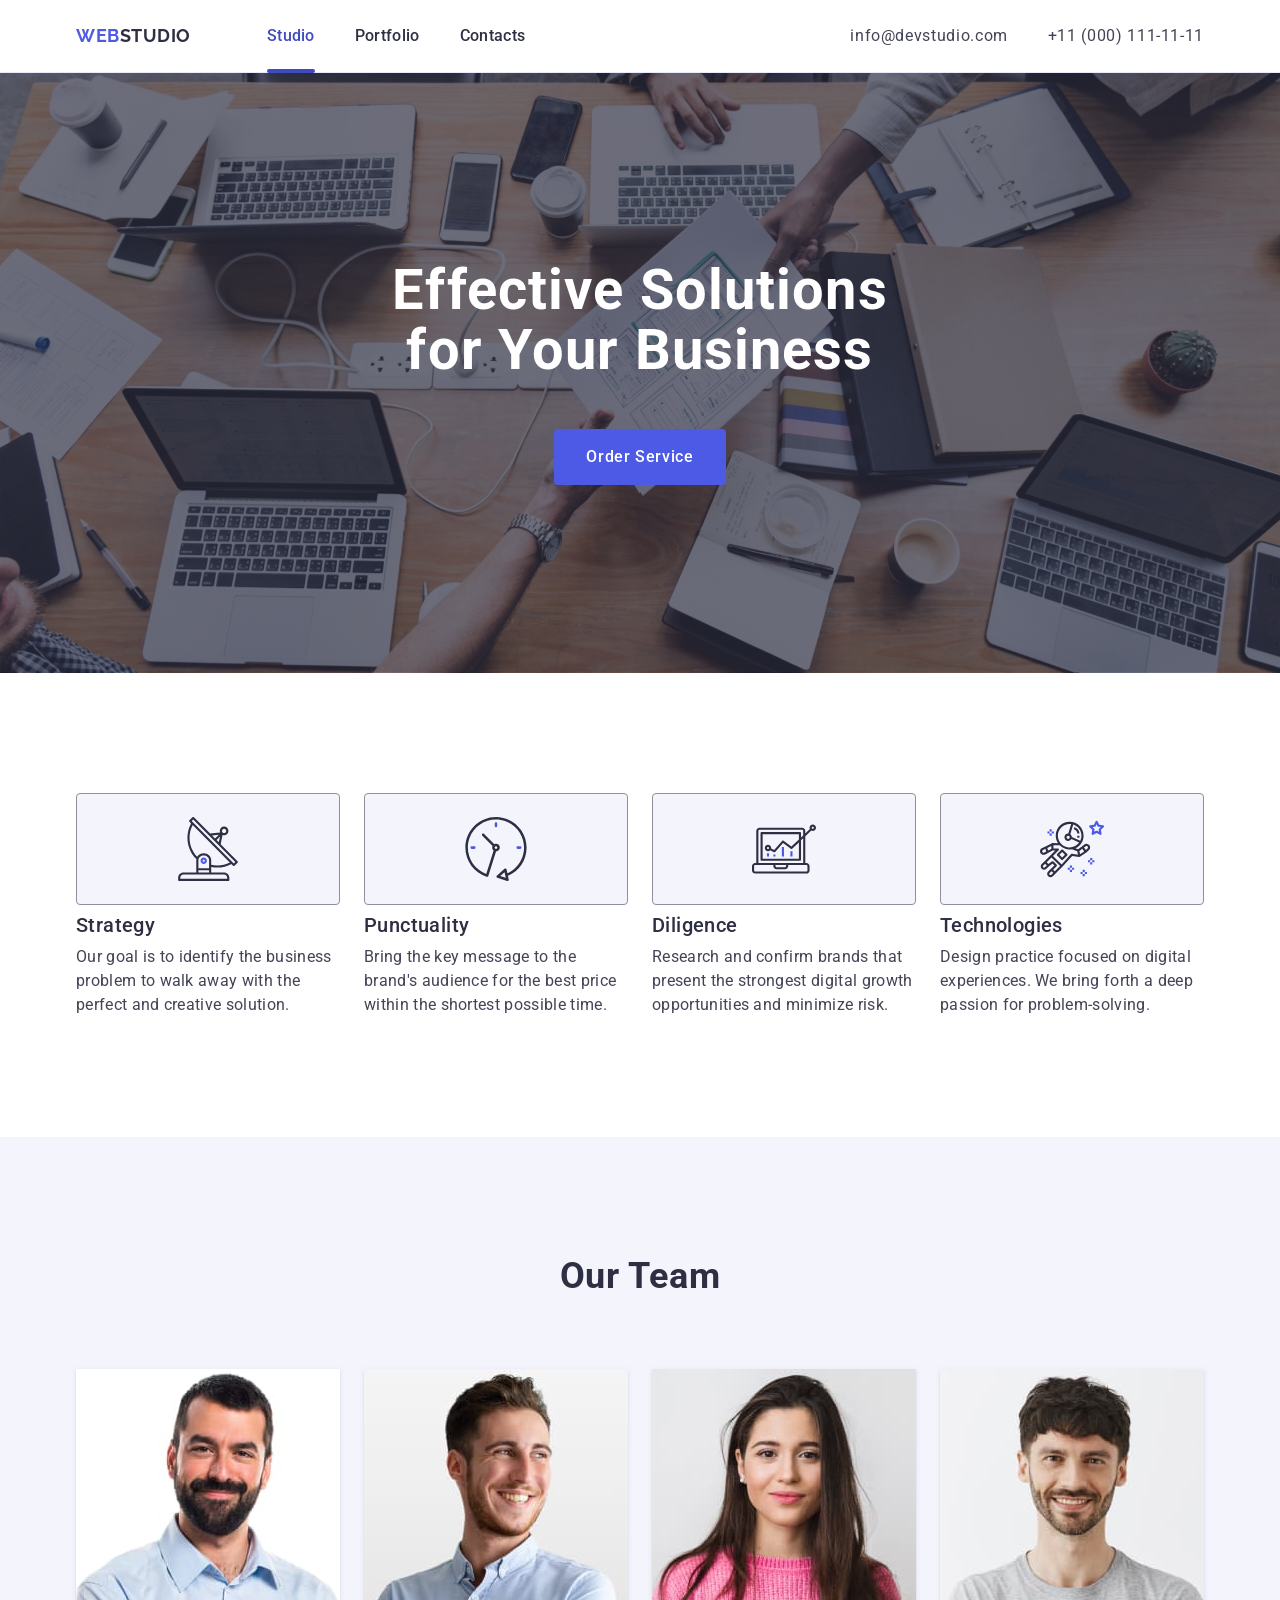
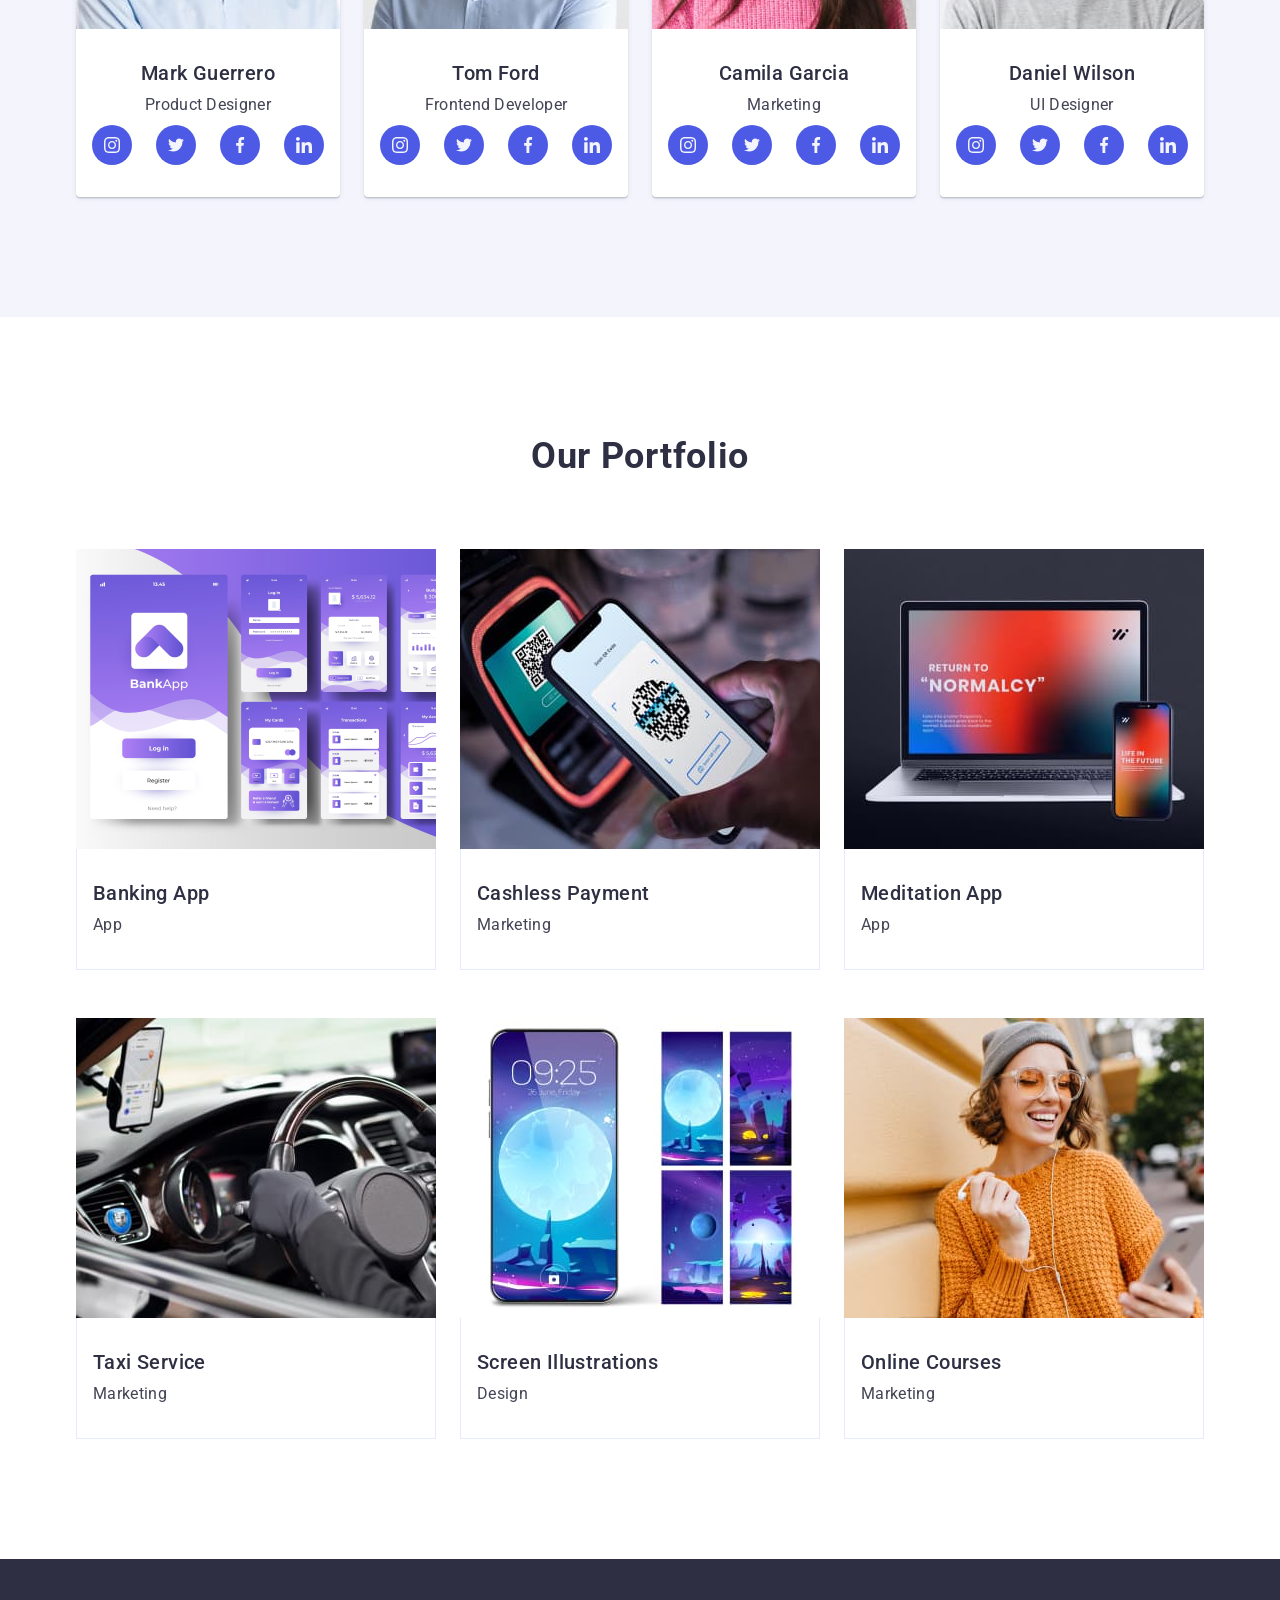
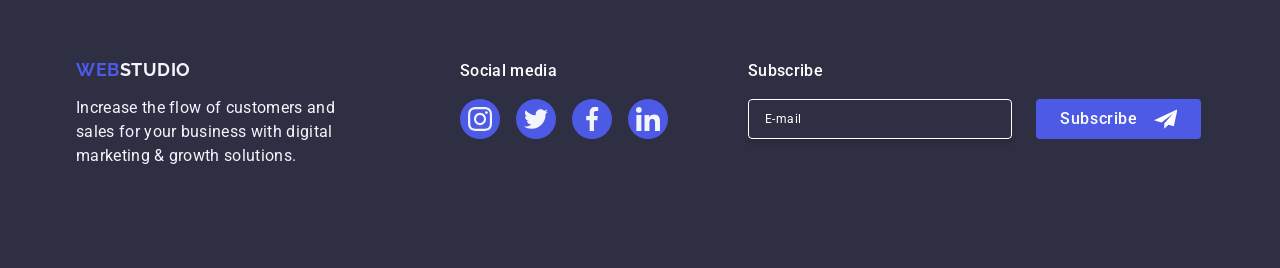
<file: index.html>
<!DOCTYPE html>
<html lang="en">
<head>
    <meta charset="UTF-8">
    <meta name="viewport" content="width=device-width, initial-scale=1.0">
    <title>WebStudio</title>
    <link rel="preconnect" href="https://fonts.googleapis.com">
    <link rel="preconnect" href="https://fonts.gstatic.com" crossorigin>
    <link href="https://fonts.googleapis.com/css2?family=Raleway:wght@700&family=Roboto:wght@400;500;700&display=swap"
        rel="stylesheet">
        <link rel="stylesheet" href="https://cdnjs.cloudflare.com/ajax/libs/modern-normalize/2.0.0/modern-normalize.min.css">
    <link rel="stylesheet" href="./css/styles.css">
</head>
<body>
    <header class="header">
        <div class="container header-container">
        <nav class="navigation">
            <a class="logo" href="./index.html">Web<span class="logo-part">Studio</span></a>
            <ul class="nav-list">
                <li>
                    <a class="nav-link current" href="./index.html">Studio</a>
                </li>
                <li>
                    <a class="nav-link" href="">Portfolio</a>
                </li>
                <li>
                    <a class="nav-link" href="">Contacts</a>
                </li>
            </ul>
        </nav>
        <address class="address">
            <ul class="address-list">
                <li>
                    <a class="contact-link" href="mailto:info@devstudio.com">info@devstudio.com</a>
                </li>
                <li>
                    <a class="contact-link" href="tel:+110001111111">+11 (000) 111-11-11</a>
                </li>
            </ul>
        </address> 
        <button type="button" class="open-menu-btn" data-menu-open>
            <svg class="icon-menu-btn" width="24" height="24">
                <use href="./images/icons.svg#icon-menu"></use>
            </svg>
        </button>
        </div>
    </header> 
    <main>
        <section class="hero hero-bgr ">
            <div class="container hero-wrap">
            <h1 class="title-hero">Effective Solutions  for Your Business</h1>
            <button class="button-hero" type="button" data-modal-open>Order Service</button>
            </div>
        </section> 
        <section class="our-adventages">
            <div class="container adventages-wrap">
            <h2 class="visually-hidden">Our Adventages</h2>
            <ul class="adventages-list">
                <li class="adventages-item">
                    <div class="icon-block">
                        <svg class="icon-adventages" width="64" height="64">
                            <use href="./images/icons.svg#icon-antenna"></use>
                        </svg>
                    </div>
                    <h3 class="subtitle-adventages">Strategy</h3>
                    <p class="text-adventages">Our goal is to identify the business
                       problem to walk away with the perfect and creative solution.
                    </p>
                </li>
                <li class="adventages-item">
                    <div class="icon-block">
                    <svg class="icon-adventages" width="64" height="64">
                        <use href="./images/icons.svg#icon-clock"></use>
                    </svg>
                </div>
                    <h3 class="subtitle-adventages">Punctuality</h3>
                    <p class="text-adventages">Bring the key message to the brand's audience for the best price within the shortest possible time.</p>
                </li>
                <li class="adventages-item">
                    <div class="icon-block">
                        <svg class="icon-adventages" width="64" height="64">
                            <use href="./images/icons.svg#icon-diagram"></use>
                        </svg>
                    </div>
                    <h3 class="subtitle-adventages">Diligence</h3>
                    <p class="text-adventages">Research and confirm brands that present the strongest digital growth opportunities and minimize risk.</p>
                </li>
                <li class="adventages-item">
                    <div class="icon-block">
                        <svg class="icon-adventages" width="64" height="64">
                            <use href="./images/icons.svg#icon-astronaut"></use>
                        </svg>
                    </div>
                    <h3 class="subtitle-adventages">Technologies</h3>
                    <p class="text-adventages">Design practice focused on digital experiences. We bring forth a deep passion for problem-solving.</p>
                </li>
            </ul>
            </div>
        </section> 
        <section class="section-team team-cont">
            <div class="container">
            <h2 class="title-team">Our Team</h2>
            <ul class="list-team">
                <li class="item-team"> 
                            <img srcset="./images/team-one@1x.jpg  1x , ./images/team-one@2x.jpg 2x"
                            class="team-photo" src="./images/team-one@1x.jpg" alt="Mark Guerrero">
                    <div class="text-team">
                    <h3 class="subtitle-team">Mark Guerrero</h3>
                    <p class="text-discription">Product Designer</p>
                    <ul class="icon-social-team">
                        <li class="icon-list-team">
                            <a class="icon-link-team" href=""  target="_blank" rel="noopener noreferrer nofolow">
                            <svg class="social-list" width="16" height="16">
                                <use href="./images/icons.svg#icon-instagram"></use>
                            </svg>
                            </a>
                        </li>
                        <li class="icon-list-team">
                            <a class="icon-link-team" href="" target="_blank" rel="noopener noreferrer nofolow">
                            <svg class="social-list" width="16" height="16">
                                <use href="./images/icons.svg#icon-twitter"></use>
                            </svg>
                            </a>
                        </li>
                        <li class="icon-list-team">
                            <a class="icon-link-team" href=""  target="_blank" rel="noopener noreferrer nofolow">
                            <svg class="social-list" width="16" height="16">
                                <use href="./images/icons.svg#icon-facebook"></use>
                            </svg>
                            </a>
                        </li>
                        <li class="icon-list-team">
                            <a class="icon-link-team" href=""  target="_blank" rel="noopener noreferrer nofolow">
                            <svg class="social-list" width="16" height="16">
                                <use href="./images/icons.svg#icon-linkedin"></use>
                            </svg>
                            </a>
                        </li>
                    </ul>
                    </div>
                </li>
                <li class="item-team">
                    <img  srcset="./images/team-two@1x.jpg 1x, ./images/team-two@2x.jpg 2x"
                    class="team-photo" src="/images/team-two@1x.jpg" alt="Tom Ford"  width="264" height="260">
                    <div class="text-team">
                    <h3 class="subtitle-team">Tom Ford</h3>
                    <p class="text-discription">Frontend Developer</p>
                    <ul class="icon-social-team">
                        <li class="icon-list-team">
                            <a class="icon-link-team" href="" target="_blank" rel="noopener noreferrer nofolow">
                                <svg class="social-list" width="16" height="16">
                                    <use href="./images/icons.svg#icon-instagram"></use>
                                </svg>
                            </a>
                        </li>
                        <li class="icon-list-team">
                            <a class="icon-link-team" href="" target="_blank" rel="noopener noreferrer nofolow">
                                <svg class="social-list" width="16" height="16">
                                    <use href="./images/icons.svg#icon-twitter"></use>
                                </svg>
                            </a>
                        </li>
                        <li class="icon-list-team">
                            <a class="icon-link-team" href="" target="_blank" rel="noopener noreferrer nofolow">
                                <svg class="social-list" width="16" height="16">
                                    <use href="./images/icons.svg#icon-facebook"></use>
                                </svg>
                            </a>
                        </li>
                        <li class="icon-list-team">
                            <a class="icon-link-team" href="" target="_blank" rel="noopener noreferrer nofolow">
                                <svg class="social-list" width="16" height="16">
                                    <use href="./images/icons.svg#icon-linkedin"></use>
                                </svg>
                            </a>
                        </li>
                    </ul>
                    </div>
                </li>
                <li class="item-team">
                    <img srcset="./images/team-three@1x.jpg 1x, ./images/team-three@2x.jpg 2x"
                    class="team-photo" src="./images/team-three@1x.jpg" alt="Camila Garcia"  width="264" height="260">
                    <div class="text-team">
                    <h3 class="subtitle-team">Camila Garcia</h3>
                    <p class="text-discription">Marketing</p>
                    <ul class="icon-social-team">
                        <li class="icon-list-team">
                            <a class="icon-link-team" href="" target="_blank" rel="noopener noreferrer nofolow">
                                <svg class="social-list" width="16" height="16">
                                    <use href="./images/icons.svg#icon-instagram"></use>
                                </svg>
                            </a>
                        </li>
                        <li class="icon-list-team">
                            <a class="icon-link-team" href="" target="_blank" rel="noopener noreferrer nofolow">
                                <svg class="social-list" width="16" height="16">
                                    <use href="./images/icons.svg#icon-twitter"></use>
                                </svg>
                            </a>
                        </li>
                        <li class="icon-list-team">
                            <a class="icon-link-team" href="" target="_blank" rel="noopener noreferrer nofolow">
                                <svg class="social-list" width="16" height="16">
                                    <use href="./images/icons.svg#icon-facebook"></use>
                                </svg>
                            </a>
                        </li>
                        <li class="icon-list-team">
                            <a class="icon-link-team" href="" target="_blank" rel="noopener noreferrer nofolow">
                                <svg class="social-list" width="16" height="16">
                                    <use href="./images/icons.svg#icon-linkedin"></use>
                                </svg>
                            </a>
                        </li>
                    </ul>
                    </div>
                </li>
                <li class="item-team">
                    <img srcset="./images/team-four@1x.jpg 1x, ./images/team-four@2x.jpg x2"
                    class="team-photo" src="./images/team-four@1x.jpg" alt="Daniel Wilson"  width="264" height="260"> 
                    <div class="text-team">
                    <h3 class="subtitle-team">Daniel Wilson</h3>
                    <p class="text-discription">UI Designer</p>
                    <ul class="icon-social-team">
                        <li class="icon-list-team">
                            <a class="icon-link-team" href="" target="_blank" rel="noopener noreferrer nofolow">
                                <svg class="social-list" width="16" height="16">
                                    <use href="./images/icons.svg#icon-instagram"></use>
                                </svg>
                            </a>
                        </li>
                        <li class="icon-list-team">
                            <a class="icon-link-team" href="" target="_blank" rel="noopener noreferrer nofolow">
                                <svg class="social-list" width="16" height="16">
                                    <use href="./images/icons.svg#icon-twitter"></use>
                                </svg>
                            </a>
                        </li>
                        <li class="icon-list-team">
                            <a class="icon-link-team" href="" target="_blank" rel="noopener noreferrer nofolow">
                                <svg class="social-list" width="16" height="16">
                                    <use href="./images/icons.svg#icon-facebook"></use>
                                </svg>
                            </a>
                        </li>
                        <li class="icon-list-team">
                            <a class="icon-link-team" href="" target="_blank" rel="noopener noreferrer nofolow">
                                <svg class="social-list" width="16" height="16">
                                    <use href="./images/icons.svg#icon-linkedin"></use>
                                </svg>
                            </a>
                        </li>
                    </ul>
                    </div>
                </li>
            </ul>
        </div>
        </section>
        <section class="section-portfolio">
            <div class="container">
            <h2 class="title-portfolio">Our Portfolio</h2>
            <ul class="card-portfolio">
                <li class="portfolio-item ">
                    <div class="portfolio-sguare">
                        <picture>
                            <source 
                            srcset="./images/portfolio-desc/portfolio-one-desc@1x.jpg 1x,
                                    ./images/portfolio-desc/portfolio-one-desc@2x.jpg 2x" 
                             media="(min-width: 1158px)"/>
                             <source 
                            srcset="./images/portfolio-tab/portfolio-one-tab@1x.jpg 1x,
                                    ./images/portfolio-tab/portfolio-one-tab@2x.jpg 2x" 
                                    media="(min-width: 768px)"/>
                            <source
                             srcset="./images/portfolio-mob/portfolio-one-mob@1x.jpg 1x,
                                     ./images/portfolio-mob/portfolio-one-mob@2x.jpg 2x"
                                     media="(max-width: 767px)"/>
                                    <img class="photo-portfolio"
                                     src="./images/portfolio-mob/portfolio-one-mob@1x.jpg" 
                                    alt="Bank app">
                        </picture>  
                      <p class="text-desc-portfilio"> 
                        14 Stylish and User-Friendly App Design Concepts · Task Manager App · Calorie Tracker App · Exotic Fruit Ecommerce App ·
                        Cloud Storage App
                     </p>
                    </div>
                    <div class="text-portfolio">
                    <h3 class="subtitle-portfolio">Banking App</h3>
                    <p class="desc-portfolio">App</p>
                    </div>
                </li>
                <li class="portfolio-item">
                    <div class="portfolio-sguare">
                      <picture>
                        <source
                        srcset="./images/portfolio-desc/portfolio-two-desc@1x.jpg 1x,
                                ./images/portfolio-desc/portfolio-two-desc@2x.jpg 2x"
                                media="(min-width: 1158px)"/>
                        <source
                        srcset="./images/portfolio-tab/portfolio-two-tab@1x.jpg 1x,
                                ./images/portfolio-tab/portfolio-two-tab@2x.jpg 2x"
                                media="(min-width: 768px)"/>
                        <source
                        srcset="./images/portfolio-mob/portfolio-two-mob@1x.jpg 1x,
                                ./images/portfolio-mob/portfolio-two-mob@2x.jpg 2x"
                                media="(max-width: 767px)"> 
                        <img class="photo-portfolio" 
                        src="./images/portfolio-mob/portfolio-two-mob@1x.jpg" 
                        alt="Payment">
                      </picture>  
                        <p class="text-desc-portfilio">
                            14 Stylish and User-Friendly App Design Concepts · Task Manager App · Calorie Tracker App · Exotic Fruit Ecommerce App ·
                            Cloud Storage App
                        </p>
                    </div>
                    <div class="text-portfolio">
                    <h3 class="subtitle-portfolio">Cashless Payment</h3>
                    <p class="desc-portfolio">Marketing</p>
                    </div>
                </li>
                <li class="portfolio-item">
                    <div class="portfolio-sguare">
                        <picture>
                            <source
                            srcset="./images/portfolio-desc/portfolio-three-desc@1x.jpg 1x,
                                    ./images/portfolio-desc/portfolio-three-desc@2x.jpg 2x"
                                    media="(min-width: 1158px)"/>
                            <source
                            srcset="./images/portfolio-tab/portfolio-three-tab@1x.jpg 1x,
                                    ./images/portfolio-tab/portfolio-three-tab@2x.jpg 2x"
                                    media="(min-width: 768px)"/>
                            <source
                            srcset="./images/portfolio-mob/portfolio-three-mob@1x.jpg 1x,
                                    ./images/portfolio-mob/portfolio-three-mob@2x.jpg 2x"
                                    media="(max-width: 767px)"/> 
                            <img class="photo-portfolio" 
                            src="./images/portfolio-mob/portfolio-three-mob@1x.jpg"
                            alt="Laptop app">
                        </picture>
                        <p class="text-desc-portfilio"> 
                            14 Stylish and User-Friendly App Design Concepts · Task Manager App · Calorie Tracker App · Exotic Fruit Ecommerce App ·
                            Cloud Storage App
                        </p>
                    </div>
                    <div class="text-portfolio">
                    <h3 class="subtitle-portfolio">Meditation App</h3>
                    <p class="desc-portfolio">App</p>
                    </div>
                </li>
                <li class="portfolio-item">
                    <div class="portfolio-sguare">
                        <picture>
                            <source
                            srcset="./images/portfolio-desc/portfolio-four-desc@1x.jpg 1x,
                                    ./images/portfolio-desc/portfolio-four-desc@2x.jpg 2x"
                                    media="(min-width: 1158px)"/>
                            <source
                            srcset="./images/portfolio-tab/portfolio-four-tab@1x.jpg 1x,
                                    ./images/portfolio-tab/portfolio-four-tab@2x.jpg 2x"
                                    media="(min-width: 768px)"/>
                             <source
                             srcset="./images/portfolio-mob/portfolio-four-mob@1x.jpg 1x,
                                     ./images/portfolio-mob/portfolio-four-mob@2x.jpg 2x"
                                    media="(max-width: 767px)"/>
                            <img class="photo-portfolio" 
                            src="./images/portfolio-mob/portfolio-four-mob@1x.jpg" 
                            alt="Taxi service">
                        </picture>
                        <p class="text-desc-portfilio">
                            14 Stylish and User-Friendly App Design Concepts · Task Manager App · Calorie Tracker App · Exotic Fruit Ecommerce App ·
                            Cloud Storage App
                        </p>
                  </div>
                    <div class="text-portfolio">
                    <h3 class="subtitle-portfolio">Taxi Service</h3>
                    <p class="desc-portfolio">Marketing</p>
                    </div>
                </li>
                <li class="portfolio-item">
                    <div class="portfolio-sguare">
                        <picture>
                            <source
                            srcset="./images/portfolio-desc/portfolio-five-desc@1x.jpg 1x,
                                    ./images/portfolio-desc/portfolio-five-desc@2x.jpg 2x"
                                    media="(min-width: 1158px)"/>
                            <source
                            srcset="./images/portfolio-tab/portfolio-five-tab@1x.jpg 1x,
                                    ./images/portfolio-tab/portfolio-five-tab@2x.jpg 2x"
                                    media="(min-width: 768px)"/>  
                            <source
                            srcset="./images/portfolio-mob/portfolio-five-mob@1x.jpg 1x,
                                    ./images/portfolio-mob/portfolio-five-mob@2x.jpg 2x"
                                    media="(max-width: 767px)"/>
                            <img class="photo-portfolio" 
                            src="./images/portfolio-mob/portfolio-five-mob@1x.jpg" 
                            alt="Screen Illustrations">
                        </picture>
                        <p class="text-desc-portfilio"> 
                            14 Stylish and User-Friendly App Design Concepts · Task Manager App · Calorie Tracker App · Exotic Fruit Ecommerce App ·
                            Cloud Storage App
                        </p>
                    </div>
                    <div class="text-portfolio">
                    <h3 class="subtitle-portfolio">Screen Illustrations</h3>
                    <p class="desc-portfolio">Design</p>
                    </div>
                </li>
                <li class="portfolio-item">
                    <div class="portfolio-sguare">
                        <picture>
                            <source
                            srcset="./images/portfolio-desc/portfolio-six-desc@1x.jpg 1x,
                                    ./images/portfolio-desc/portfolio-six-desc@2x.jpg 2x"
                                    media="(min-width: 1158px)"/>
                            <source
                            srcset="./images/portfolio-tab/portfolio-six-tab@1x.jpg 1x,
                                    ./images/portfolio-tab/portfolio-six-tab@2x.jpg 2x"
                                    media="(min-width: 768px)"/>
                            <source
                            srcset="./images/portfolio-mob/portfolio-six-mob@1x.jpg 1x,
                                    ./images/portfolio-mob/portfolio-six-mob@2x.jpg 2x"
                                    media="(max-width: 767px)"/> 
                            <img class="photo-portfolio" 
                            src="./images//portfolio-mob/portfolio-six-mob@1x.jpg" 
                            alt="Online Courses">
                        </picture>
                        <p class="text-desc-portfilio"> 
                            14 Stylish and User-Friendly App Design Concepts · Task Manager App · Calorie Tracker App · Exotic Fruit Ecommerce App ·
                            Cloud Storage App
                        </p>
                    </div>
                    <div class="text-portfolio">
                    <h3 class="subtitle-portfolio">Online Courses</h3>
                    <p class="desc-portfolio">Marketing</p>
                    </div>
                </li>
            </ul>
            </div>
    </main> 
    <footer class="footer">
        <div class="container footer-wrap">
            <div class="logo-box">
        <a class="logo-footer" href="./index.html">Web<span class="logo-second">Studio</span></a>
        <p class="text-footer"> Increase the flow of customers and sales for your business with digital marketing & growth solutions.</p>
       </div>
        <div class="social-link-media">
            <p class="title-footer">Social media</p>
            <ul class="item-footer">
                <li class="footer-list">
                    <a class="icon-link-footer" href="" target="_blank" rel="noopener noreferrer nofolow">
                        <svg class="social-list-footer" width="24" height="24">
                            <use href="./images/icons.svg#icon-instagram"></use>
                        </svg>
                    </a>
                </li>
                <li class="footer-list">
                    <a class="icon-link-footer" href="" target="_blank" rel="noopener noreferrer nofolow">
                        <svg class="social-list-footer" width="24" height="24">
                            <use href="./images/icons.svg#icon-twitter"></use>
                        </svg>
                    </a>
                </li>
                <li class="footer-list">
                    <a class="icon-link-footer" href="" target="_blank" rel="noopener noreferrer nofolow">
                        <svg class="social-list-footer" width="24" height="24">
                            <use href="./images/icons.svg#icon-facebook"></use>
                        </svg>
                    </a>
                </li>
                <li class="footer-list">
                    <a class="icon-link-footer" href="" target="_blank" rel="noopener noreferrer nofolow">
                        <svg class="social-list-footer" width="24" height="24">
                            <use href="./images/icons.svg#icon-linkedin"></use>
                        </svg>
                    </a>
                </li>
            </ul>
        </div>
        <div class="box-subscribe">
            <p class="footer-subscribe">Subscribe</p>
            <form class="footer-form">
            <label class="footer-label">
                <input type="email" name="footer-email" placeholder="E-mail" class=footer-inpyt>
            </label>
            <button type="submit"  class="btn-footer">Subscribe
                <svg class="footer-icon" width="24" height="24">
                    <use href="./images/icons.svg#icon-send"></use>
                </svg>
            </button>
        </form>
        </div>
        </div>
    </footer> 
    <div class="backdrop" data-modal>
        <div class="modal">
            <button type="button" class="modal-close" data-modal-close>
                <svg class="modal-close-svg" width="8" height="8">
                    <use href="./images/icons.svg#icon-close"></use>
                </svg>
            </button>
            <p class="title-modal">Leave your contacts and we will call you back</p>
            <form class="modal-form">
                <div class="modal-field">
                    <label for="user-name" class="text-label">Name</label>
                    <div class="modal-input-wrap">
                        <input type="text" 
                        name="user-name" 
                        class="modal-input" 
                        id="user-name">
                        <svg class="icon-modal" width="18" height="24">
                            <use href="./images/icons.svg#icon-person"></use>
                        </svg>
                    </div>
                 </div>
                 <div class="modal-field">
                        <label for="user-phone" class="text-label">Phone</label>
                        <div  class="modal-input-wrap">
                       <input 
                        type="tel"
                        name="user-phone" 
                        class="modal-input"
                        id="user-phone">
                        <svg class="icon-modal" width="18" height="24">
                            <use href="./images/icons.svg#icon-phone"></use>
                        </svg>
                    </div>
                  </div>
                  <div class="modal-field">
                   <label for="user-email" class="text-label">Email</label>
                   <div  class="modal-input-wrap">
                   <input type="email"
                   name="user-email"
                   class="modal-input"
                   id="user-email">
                <svg class="icon-modal" width="18" height="24">
                    <use href="./images/icons.svg#icon-email"></use>
                </svg>
               </div>
                </div>
                <div class="box-textarea">
                    <label for="user-comment" class="text-label">Comment</label>
                    <textarea 
                    name="user-comment" 
                    rows="10" 
                    cols="30" 
                    placeholder="Text input"
                    class="modal-input-text"
                    id="user-comment"></textarea>
                </div>
                <div class="modal-checkbox">
                    <input type="checkbox" name="user-privacy" id="user-privacy" value="true" class="modal-check visually-hidden "
                    required />
                    <label for="user-privacy" class="check-text"><span class="check-box-span">
                    <svg class="modal-check-icon" width="10" height="8">
                        <use href="./images/icons.svg#icon-vector"></use>
                    </svg>
                   </span>
                   <span>I accept the terms and conditions of the
                     <a href="" class="check-link"> Privacy Policy</a></span>
                    </label>
                    </div>
                    <button type="submit" class="modal-send-btn">Send</button>
            </form>
        </div>
    </div>
    <div class="mobile-menu " data-menu>
        <button type="button" class="mob-menu-btn" data-menu-close>
            <svg class="mob-icon" width="8" height="8">
                <use href="./images/icons.svg#icon-close"></use>
            </svg>
        </button>
        <div class="box-menu-nav">
            <nav class="mob-menu-nav">
                <ul class="menu-nav-list">
                    <li class="menu-nav-item">
                        <a class="mob-link-nav active" href="" active>Studio</a>
                    </li>
                    <li class="menu-nav-item">
                        <a class="mob-link-nav" href="">Portfolio</a>
                    </li>
                    <li class="menu-nav-item">
                        <a class="mob-link-nav" href="">Contacts</a>
                    </li>
                </ul>
            </nav>
        </div>
        <div class="mab-nenu-contact ">
            <address class="mob-menu-address">
                <ul class="mob-address-list">
                    <li class="mob-address-item">
                        <a class="mob-address-link" href="tel:+110001111111">+11 (000) 111-11-11</a>
                    </li>
                    <li class="mob-address-item">
                        <a class="mob-address-link" href="mailto:info@devstudio.com">info@devstudio.com</a>
                    </li>
            </address>
            <ul class="mob-list-icon">
                <li class="mob-item-icon">
                    <a class="mob-link-icon" href="">
                        <svg class="mob-icon-social" width="24" height="24">
                            <use href="./images/icons.svg#icon-instagram"></use>
                        </svg>
                    </a>
                </li>
                <li class="mob-item-icon">
                    <a class="mob-link-icon" href="">
                        <svg class="mob-icon-social" width="24" height="24">
                            <use href="./images/icons.svg#icon-twitter"></use>
                        </svg>
                    </a>
                </li>
                <li class="mob-item-icon">
                    <a class="mob-link-icon" href="">
                        <svg class="mob-icon-social" width="24" height="24">
                            <use href="./images/icons.svg#icon-facebook"></use>
                        </svg>
                    </a>
                </li>
                <li class="mob-item-icon">
                    <a class="mob-link-icon" href="">
                        <svg class="mob-icon-social" width="24" height="24">
                            <use href="./images/icons.svg#icon-linkedin"></use>
                        </svg>
                    </a>
                </li>
            </ul>
        </div>
    </div> 
    <script>
        (() => {
                const refs = {
                    openMenuBtn: document.querySelectorAll('[data-menu-open]'),
                    closeMenuBtn: document.querySelectorAll('[data-menu-close]'),
                    menu: document.querySelector('[data-menu]'),
                };


                refs.openMenuBtn.forEach(element => {
                    element.addEventListener('click', toggleMenu);
                });
                refs.closeMenuBtn.forEach(element => {
                    element.addEventListener('click', toggleMenu);
                });


                function toggleMenu() {
                    refs.menu.classList.toggle('is-open');
                    document.body.classList.toggle('no-scroll');
                }
            })();
    </script>
    <script>
        (() => {
                const refs = {
                    openMenuBtn: document.querySelectorAll('[data-modal-open]'),
                    closeMenuBtn: document.querySelectorAll('[data-modal-close]'),
                    menu: document.querySelector('[data-modal]'),
                };


                refs.openMenuBtn.forEach(element => {
                    element.addEventListener('click', toggleMenu);
                });
                refs.closeMenuBtn.forEach(element => {
                    element.addEventListener('click', toggleMenu);
                });


                function toggleMenu() {
                    refs.menu.classList.toggle('is-open');
                    document.body.classList.toggle('no-scroll');
                }
            })();
    </script>
</body>
</html>
</file>
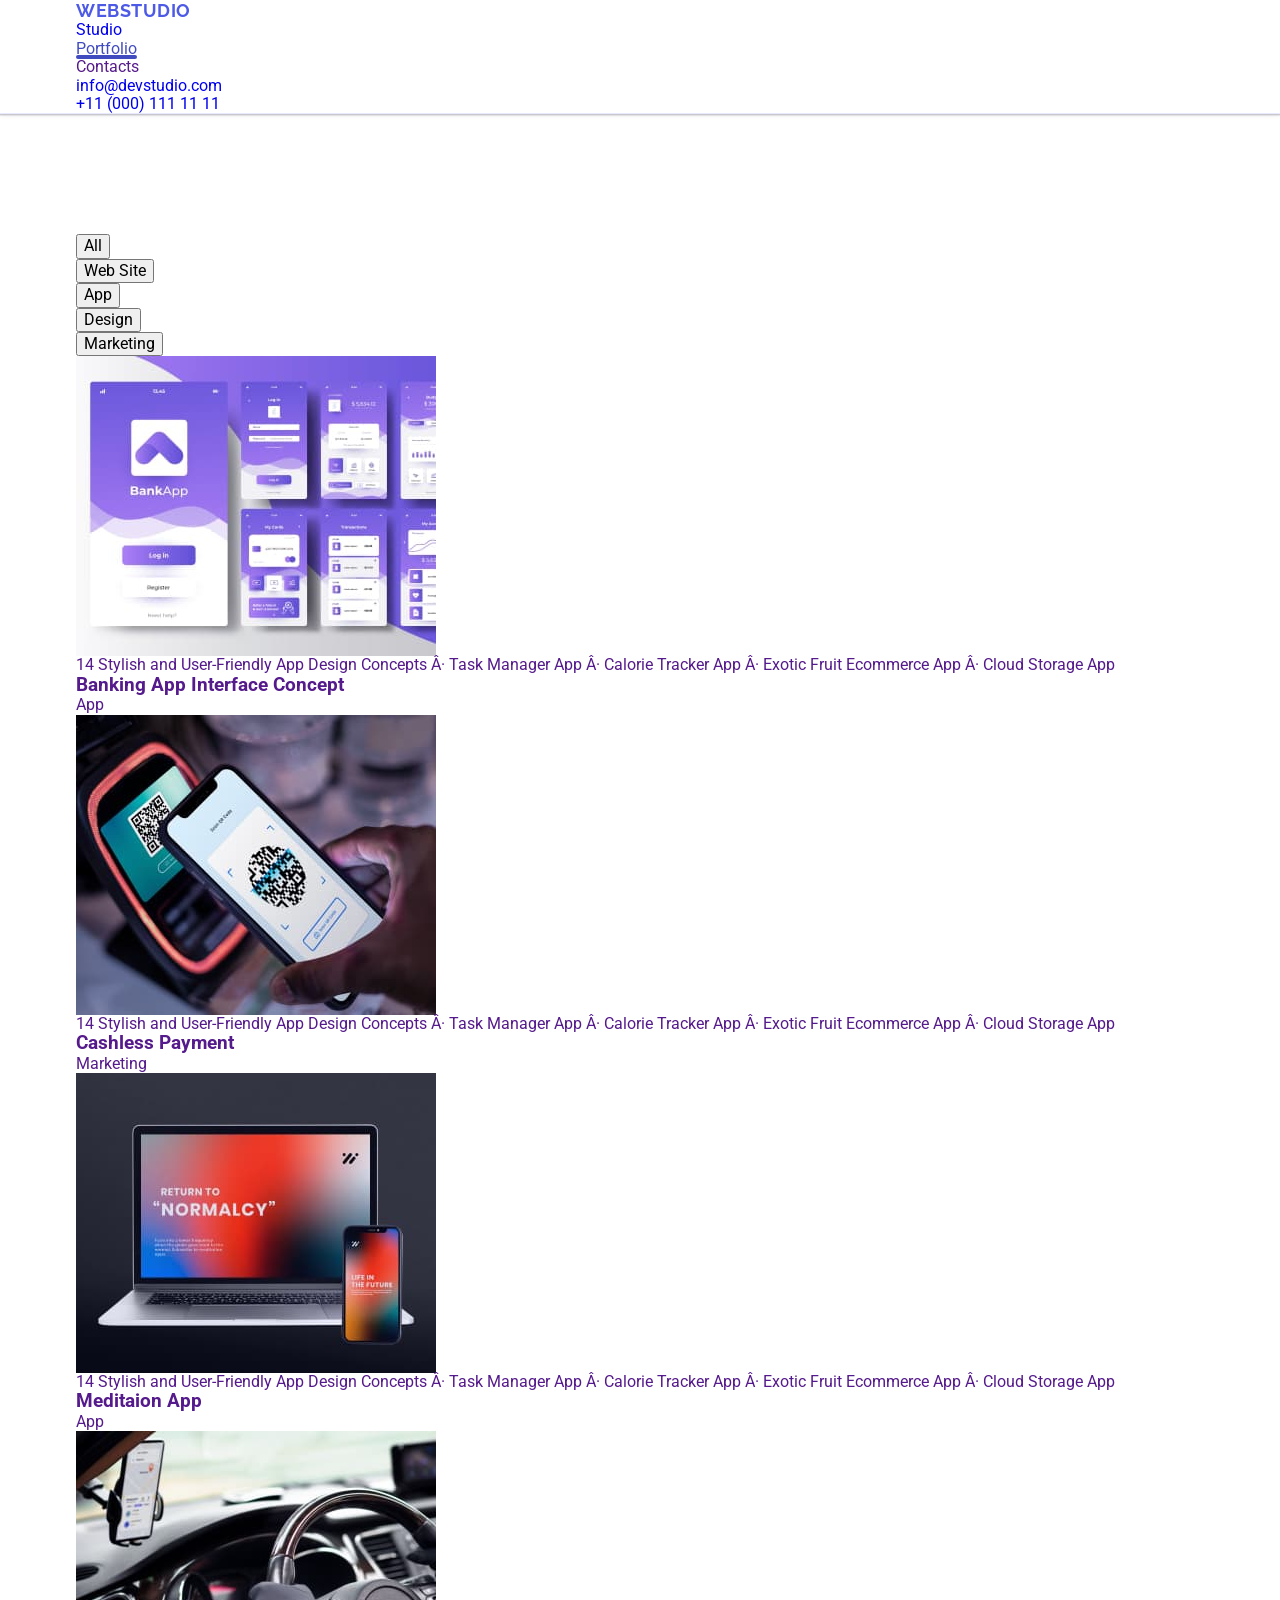
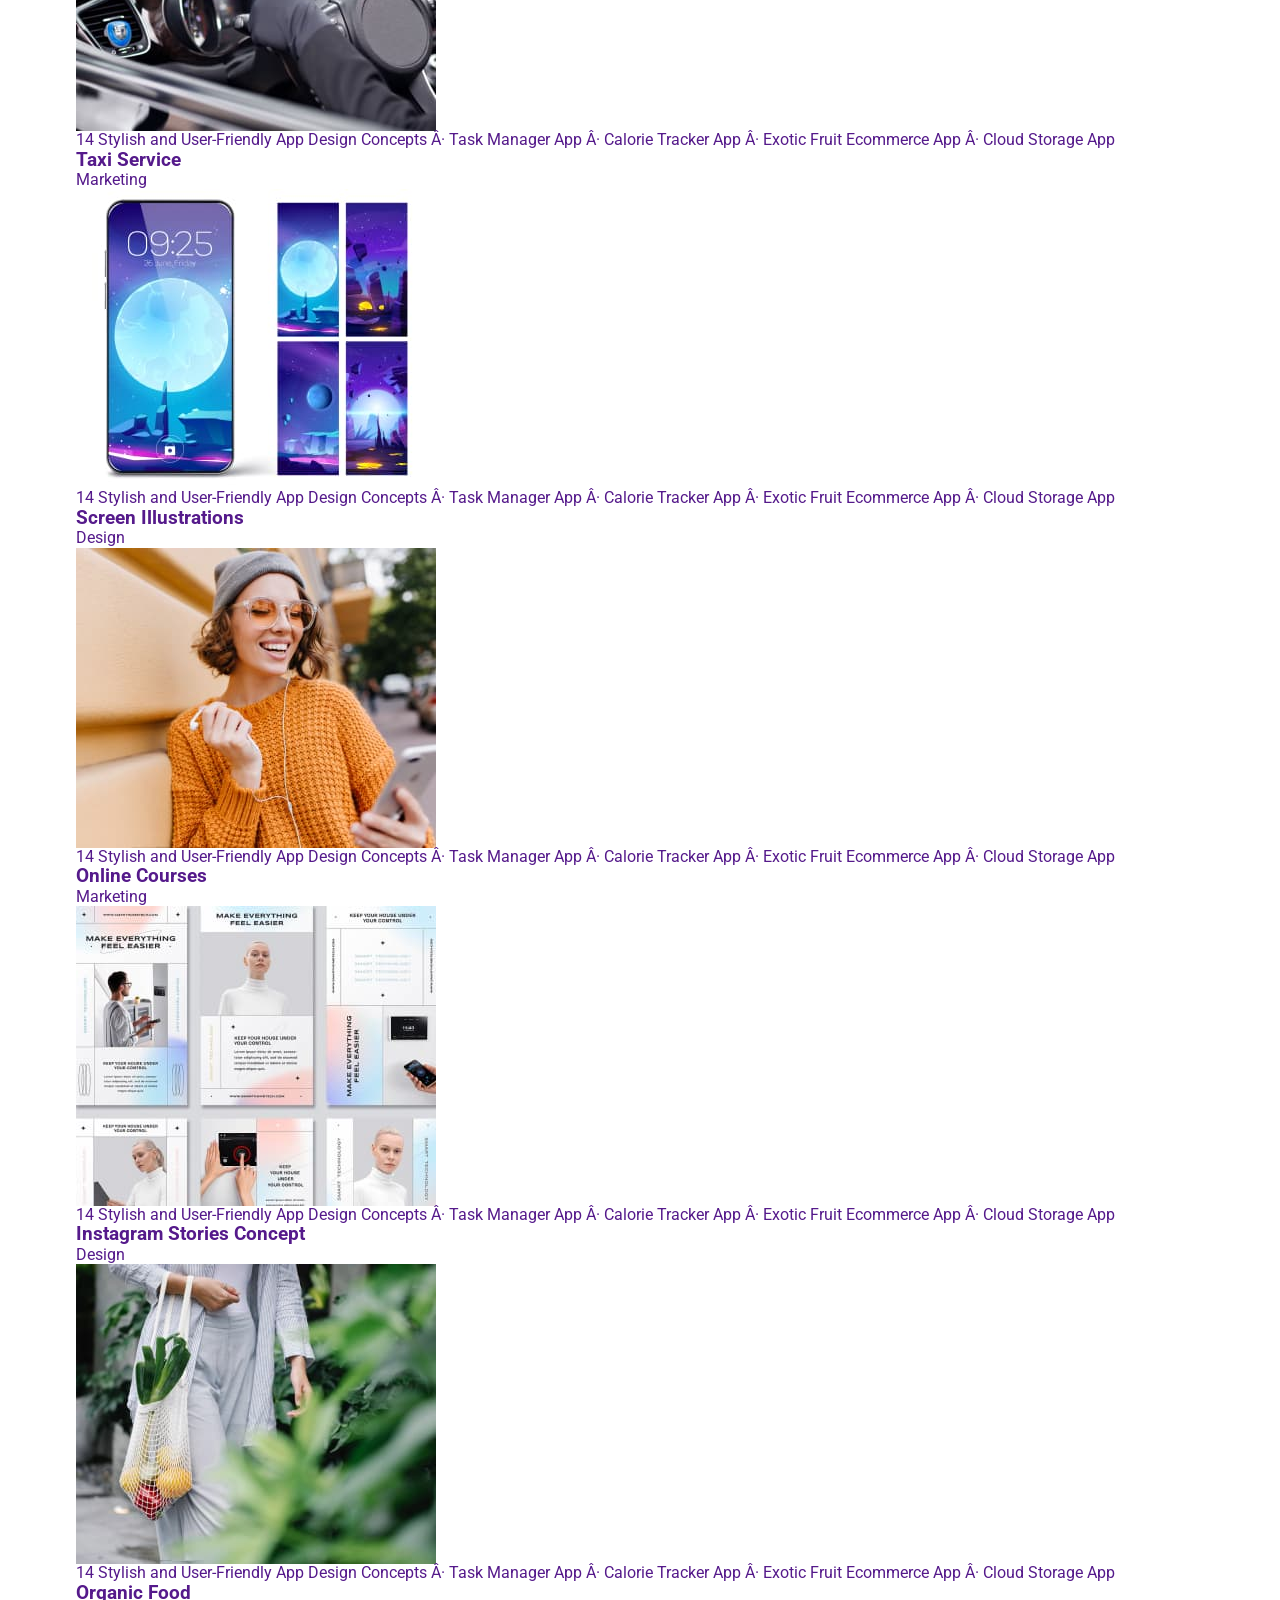
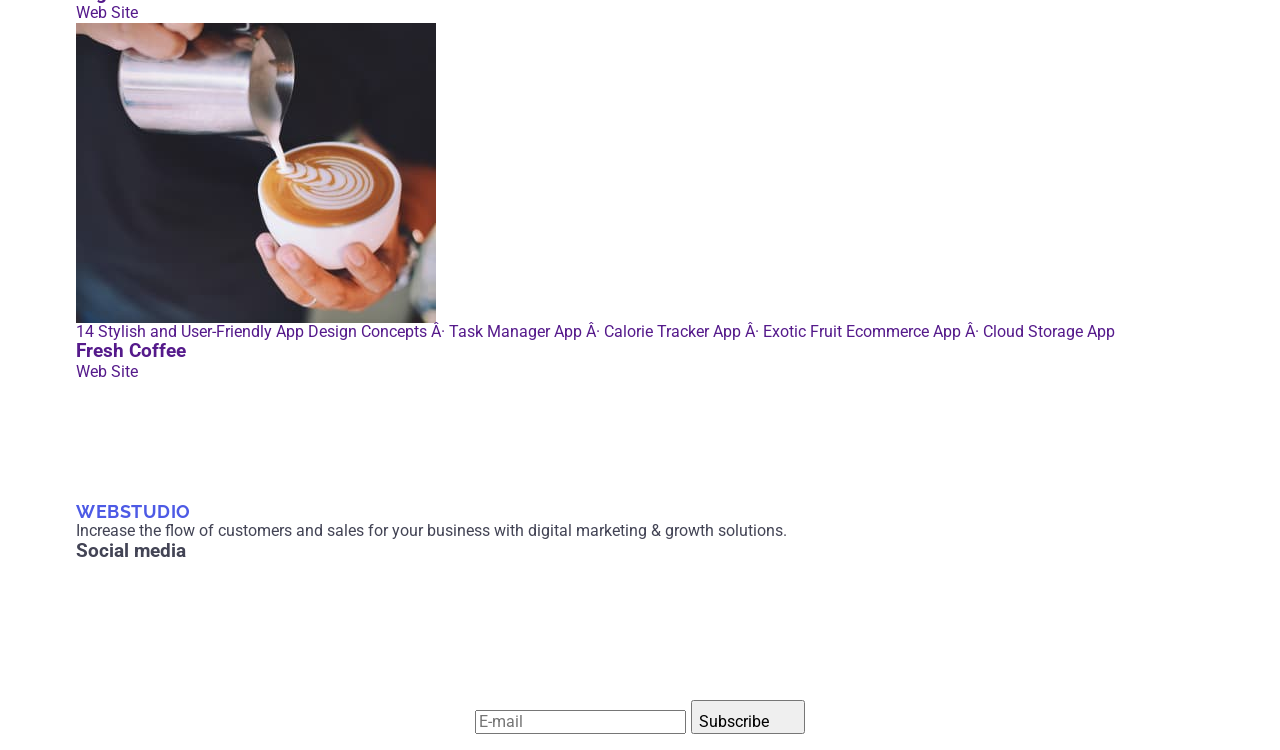
<file: portfolio.html>
<!DOCTYPE html>
<html lang="en">
<head  
    <meta charset="UTF-8">
    <meta http-equiv="X-UA-Compatible" content="IE=edge">
    <meta name="viewport" content="width=device-width, initial-scale=1.0">
    <title>WebStudio Portfolio </title>
    <link rel="preconnect" href="https://fonts.googleapis.com">
    <link rel="preconnect" href="https://fonts.gstatic.com" crossorigin>
    <link href="https://fonts.googleapis.com/css2?family=Raleway:wght@800&family=Roboto:wght@400;500;700;900&display=swap"
    rel="stylesheet">
    <link rel="stylesheet" href="https://cdnjs.cloudflare.com/ajax/libs/modern-normalize/1.1.0/modern-normalize.min.css">
    <link rel="stylesheet" href="./css/styles.css">
</head>
<body>
    <header class="page-header header">
        <div class="container header-wrap">
            <nav class="cont-nav">
            <a class="logo link" href="WEBSTUDIO"><span class="logo-web">Web</span><span class="logo-studio">Studio</span></a>
            <ul class="site-nav list">
                <li class="item"><a href="./index.html" class="link ">Studio</a></li>
                <li class="item"><a href="./portfolio.html" class="link current" > Portfolio </a></li>
                <li class="item"><a href="" class="link ">Contacts</a></li>
            </ul>
            </nav>
            <ul class="contacts list">
                <li class="item"><a href="mailto:info@devstudio.com" class="link">info@devstudio.com</a></li>
                <li class="item"><a href="tel:+110001111111" class="link ">+11 (000) 111 11 11</a></li>
            </ul>
        </div>
    </header>
    <main>
        <section class="section-portfolio">
            <div class="container ">
                <h1 hidden>Section with buttons</h1>
                <ul class="button-section list">
                    <li class="button">
                    <button class="button-title button-text" type="button">All</button>
                    </li>
                    <li class="button">
                    <button class="button-title button-text" type="button">Web Site</button>
                    </li>
                    <li class="button">
                    <button class="button-title button-text" type="button">App</button>
                    </li>
                    <li class="button"> 
                    <button class="button-title button-text" type="button">Design</button>
                    </li>
                    <li class="button">
                    <button class="button-title button-text" type="button">Marketing</button>
                    </li>
                </ul>
                <h2 hidden>Portfolio</h2>
                <ul class="portfolio-site list">
                    <li class="card-list">
                        <a href="" class="ptfl-top link">
                            <div class="portfolio-top-wrap">
                                <img src="./images/portfolio-gallery/portfolio-5.jpg" 
                                alt="Interface Concept"
                                width="360"
                                height="300"
                                />
                                <p class="portfolio-top-text">
                                14 Stylish and User-Friendly App Design Concepts · Task Manager App · Calorie Tracker App · Exotic Fruit Ecommerce App · Cloud Storage App
                                </p>
                            </div>
                            <div class="tapes-of-services">
                                <h3 class="title">Banking App Interface Concept</h3>
                                <p class="services" >App</p>
                            </div>
                        </a>
                    </li>
                    <li class="card-list">
                        <a href="" class="ptfl-top link">
                            <div class="portfolio-top-wrap">
                                <img src="./images/portfolio-gallery/portfolio-6.jpg"
                                alt="Cashless Payment"
                                width="360"
                                height="300"
                                />
                                <p class="portfolio-top-text">
                                14 Stylish and User-Friendly App Design Concepts · Task Manager App · Calorie Tracker App · Exotic Fruit Ecommerce App · Cloud Storage App
                                </p>
                            </div>
                            <div class="tapes-of-services">
                                <h3 class="title">Cashless Payment</h3>
                                <p class="services">Marketing</p>
                            </div>
                        </a>
                    </li>
                    <li class="card-list">
                        <a href="" class="ptfl-top link">
                            <div class="portfolio-top-wrap">
                                <img src="./images/portfolio-gallery/portfolio-7.jpg" 
                                alt="Meditaion App"
                                width="360"
                                height="300"
                                />
                                <p class="portfolio-top-text">
                                14 Stylish and User-Friendly App Design Concepts · Task Manager App · Calorie Tracker App · Exotic Fruit Ecommerce App · Cloud Storage App
                                </p>
                            </div>
                            <div class="tapes-of-services">
                                <h3 class="title">Meditaion App</h3>
                                <p class="services">App</p>
                            </div>
                        </a>
                    </li>
                    <li class="card-list">
                        <a href="" class="ptfl-top link">
                            <div class="portfolio-top-wrap">
                                <img src="./images/portfolio-gallery/portfolio-8-img.jpg" 
                                alt="taxi service"
                                width="360"
                                height="300"
                                />
                                <p class="portfolio-top-text">
                                14 Stylish and User-Friendly App Design Concepts · Task Manager App · Calorie Tracker App · Exotic Fruit Ecommerce App · Cloud Storage App
                                </p>
                            </div>
                            <div class="tapes-of-services">
                                <h3 class="title">Taxi Service</h3>
                                <p class="services">Marketing</p>
                            </div>
                            </a>
                    </li>
                    <li class="card-list">
                        <a href="" class="ptfl-top link">
                            <div class="portfolio-top-wrap">
                                <img src="./images/portfolio-gallery/portfolio-9-img.jpg" 
                                alt="screen illustration"
                                width="360"
                                height="300"
                                />
                                <p class="portfolio-top-text">
                                14 Stylish and User-Friendly App Design Concepts · Task Manager App · Calorie Tracker App · Exotic Fruit Ecommerce App · Cloud Storage App
                                </p>
                            </div>
                            <div class="tapes-of-services">
                                <h3 class="title">Screen Illustrations</h3>
                                <p class="services">Design</p>
                            </div>
                        </a>
                    </li>
                    <li class="card-list">
                        <a href=""class="ptfl-top link">
                            <div class="portfolio-top-wrap">
                                <img src="./images/portfolio-gallery/portfolio-10-img.jpg" 
                                alt="online learning"
                                width="360"
                                height="300"
                                />
                                <p class="portfolio-top-text">
                                14 Stylish and User-Friendly App Design Concepts · Task Manager App · Calorie Tracker App · Exotic Fruit Ecommerce App · Cloud Storage App
                                </p>
                            </div>
                            <div class="tapes-of-services">
                                <h3 class="title">Online Courses</h3>
                                <p class="services">Marketing</p>
                            </div>
                        </a>
                    </li>
                    <li class="card-list">
                        <a href="" class="ptfl-top link">
                            <div class="portfolio-top-wrap">
                                <img src="./images/portfolio-gallery/portfolio-11-img.jpg" 
                                alt="storis on instagram"
                                width="360"
                                height="300"
                                />
                                <p class="portfolio-top-text">
                                14 Stylish and User-Friendly App Design Concepts · Task Manager App · Calorie Tracker App · Exotic Fruit Ecommerce App · Cloud Storage App
                                </p>
                            </div>
                            <div class="tapes-of-services">
                                <h3 class="title">Instagram Stories Concept</h3>
                                <p class="services">Design</p>
                            </div>
                        </a>
                    </li>
                    <li class="card-list">
                        <a href="" class="ptfl-top link">
                            <div class="portfolio-top-wrap">
                                <img src="./images/portfolio-gallery/portfolio-12-img.jpg" 
                                alt="organic fruits and vegetables"
                                width="360"
                                height="300"
                                />
                                <p class="portfolio-top-text">
                                14 Stylish and User-Friendly App Design Concepts · Task Manager App · Calorie Tracker App · Exotic Fruit Ecommerce App · Cloud Storage App
                                </p>
                            </div>
                            <div class="tapes-of-services">
                                <h3 class="title">Organic Food</h3>
                                <p class="services">Web Site</p>
                            </div>
                        </a>
                    </li>
                    <li class="card-list">
                        <a href="" class="ptfl-top link">
                            <div class="portfolio-top-wrap">
                                <img src="./images/portfolio-gallery/portfolio-13-img.jpg" 
                                alt="the barista makes coffee"
                                width="360"
                                height="300"
                                />
                                <p class="portfolio-top-text">
                                14 Stylish and User-Friendly App Design Concepts · Task Manager App · Calorie Tracker App · Exotic Fruit Ecommerce App · Cloud Storage App
                                </p>
                            </div>
                            <div class="tapes-of-services">
                                <h3 class="title">Fresh Coffee</h3>
                                <p class="services">Web Site</p>
                            </div>
                        </a>
                    </li>
                </ul>
            </div>
        </section>
    </main>
    <footer class="page-footer ">
        <div class="container conteiner-footer">
            <div class="footer-content">
                <div class="footer-block">
                        <a class="logo link" href="./index.html">Web<span class="color-studio">Studio</span></a>
                        <p class="footer-title footer-text">
                        Increase the flow of customers and sales for your business with digital marketing & growth solutions.
                        </p>
                </div>
                    <div class="footer-media">
                    <h3 class="footer-soc-title">Social media</h3>
                    <ul class="footer-soc-list">
                        <li class="media-soc">
                            <a href="" class="contact-media">
                                <svg class="contact-media-soc" width="24" height="24">
                                    <use href="./images/icons.svg#icon-instagram-f"></use>
                                </svg>
                            </a>
                        </li>
                        <li class="media-soc">
                            <a href="" class="contact-media">
                                <svg class="contact-media-soc" width="24" height="24">
                                    <use href="./images/icons.svg#icon-twitter-f"></use>
                                </svg>
                            </a>
                        </li>
                        <li class="media-soc">
                            <a href="" class="contact-media">
                                <svg class="contact-media-soc" width="24" height="24">
                                    <use href="./images/icons.svg#icon-facebook-f"></use>
                                </svg>
                            </a>
                        </li>
                        <li class="media-soc">
                            <a href="" class="contact-media">
                                <svg class="contact-media-soc" width="24" height="24">
                                    <use href="./images/icons.svg#icon-linkedin-f"></use>
                                </svg>
                            </a>
                        </li>
                    </ul>
                </div>
                <div class="footer-subscribe">
                    <p class="title-subscribe">Subscribe</p>
                    <form class="form-subscribe">
                        <lable>
                            <input type="email" name="email" class="input-subscribe" placeholder="E-mail" required>
                        </lable>
                            <button type="submit" class="button-subscribe">
                            Subscribe
                            <svg width="24" height="24">
                            <use href="./images/icons.svg#icon-Frame"></use>
                            </svg>
                            </button>
                    </form>
                </div>
            </div>
        </div>
    </footer>
</body>
</html>
</file>
<file: css/styles.css>
:root{
    --icon-back-color: #f4f4fd;
    --color-btn: #4D5AE5;
    --color-hover-focus: #404bbf;
    --color-white: #ffffff;
   }
  
   body {
   font-family: "Roboto", sans-serif;
   color: #434455;
   background-color: var(--color-white);
   }

   .no-scroll{
    overflow: hidden;
   }

   h1,
   h2,
   h3,
   h4,
   h5,
   h6,
   p {
     margin: 0;
   }

   a {
    text-decoration: none;
   }

   ul, ol {
    list-style: none;
    padding-left: 0;
    margin: 0;
   }

   img {
    display: block;
    max-width: 100%;
    height: auto;
   }

   address{
    font-style: normal;
   }

    .visually-hidden {
    position: absolute;
    width: 1px;
    height: 1px;
    margin: -1px;
    border: 0;
    padding: 0;
    white-space: nowrap;
    clip-path: inset(100%);
    clip: rect(0 0 0 0);
    overflow: hidden;
   }

   .container {
    max-width: 320px;
    padding: 0 16px;
    margin: 0 auto;
   }

   @media screen and (min-width: 768px) 
   {
    .container{
      max-width: 768px;
    }
   }

   @media screen and (min-width: 1158px)
    {
    .container{
     max-width: 1158px;
     padding: 0 15px;
     margin: 0 auto;
    }
   }

   /* ---header---*/
   .header-container{
    display: flex;
    align-items: center;
    justify-content: space-between;
    }

   .navigation{
   display: flex;
   align-items: center;
   }
  
   .header{
   border-bottom: 1px solid #e7e9fc;
   box-shadow: 0px 2px 1px rgba(46, 47, 66, 0.08),
   0px 1px 1px rgba(46, 47, 66, 0.16),
   0px 1px 6px rgba(46, 47, 66, 0.08);
   }
  
   .logo{
   color: var(--color-btn) ;
   font-family: Raleway, sans-serif;
   font-size: 18px;
   font-weight: 700;
   line-height: 1.17;
   letter-spacing: 0.03em;
   text-transform: uppercase;
   padding: 17px 0;
    }

   .nav-list{
   display: none;
    }

   .address {
   display: none;
    }

   .logo-part {
   color: #2E2F42;
    }

   .open-menu-btn {
   padding: 0;
   line-height: 0;
   background-color: transparent;
   cursor: pointer;
   border: none;
   }


   /* section-hero*/

    .hero {
    max-width: 320px;
    background-image: linear-gradient(rgba(46, 47, 66, 0.7), rgba(46, 47, 66, 0.7)), url(../images/mobil.jpg);
    background-repeat: no-repeat;
    background-position: center;
    background-size: cover;
    background-color: #2E2F42;
    padding: 72px 52px 72px 52px;
    margin: auto;
    }
  
   @media screen and (min-device-pixel-ratio: 2),
   (min-resolution: 192dpi),
   (min-resolution: 2dppx) {
     .hero {
     background-image: linear-gradient(rgba(46, 47, 66, 0.7), rgba(46, 47, 66, 0.7)),
         url(../images/mobile@2x.jpg);
     }
   }
  
       
   .hero-wrap{
   display: flex;
   flex-direction: column;
   align-items: center;
   }

   .title-hero {
   font-weight: 700;
   font-size: 36px;
   line-height: 1.11;
   letter-spacing: 0.02em;
   text-align: center;
   color: var(--color-white);
   margin-bottom: 72px;
   max-width: 216px;
    }

   .button-hero {
   font-weight: 500; 
   font-size: 16px; 
   line-height: 1.5;
   letter-spacing: 0.04em;
   color: var(--color-white);
   background: var(--color-btn); 
   border-radius: 4px;
   border: none;
   cursor: pointer;
   padding: 16px 32px; 
   min-width: 169px;
   transition: background-color 250ms cubic-bezier(0.4, 0, 0.2, 1);
   }

   .button-hero:hover,
   .button-hero:focus{
   background-color: var(--color-hover-focus);
   }

   /* section-adventages */

   .our-adventages{
   padding-top: 96px;
   padding-bottom: 96px;
   }

   .adventages-list {
   display: flex;
   flex-wrap: wrap;
   gap: 74px;
   }
    
   .icon-block{
   display: none;
   }

   .adventages-item{
   width: 288px;
   }

   .subtitle-adventages {
   font-family: "Roboto", sans-serif;
   font-weight: 700;
   font-size: 36px;
   line-height: 1.11;
   letter-spacing: 0.02em;
   text-align: center;
   margin-bottom: 8px;
   color: #2e2f42;
    }

   .text-adventages {
   font-weight: 500;
   font-size: 16px;
   line-height: 1.5;
   letter-spacing: 0.02em;
   color: #434455;
   }



   /* section-team*/

   .section-team {
   background-color: var(--icon-back-color);
   padding-top: 96px;
   padding-bottom: 96px;
   text-align: center;
   }
    
   .list-team {
   display: flex;
   flex-wrap: wrap;
   justify-content: center;
   gap: 72px;
   }
    
   .item-team {
   max-width: 264px;
   background-color: var(--color-white);
   border-radius: 0px 0px 4px 4px;
   box-shadow: 0 2px 1px 0 rgba(46, 47, 66, 0.08), 0 1px 1px 0 rgba(46, 47, 66, 0.16), 0 1px 6px 0 rgba(46, 47, 66, 0.08);
   }
    
   .team-photo {
   object-fit: cover;
   }
    
   .text-team {
   padding-top: 32px;
   padding-bottom: 32px;
   align-items: center;
   }
    
   .title-team {
   font-weight: 700;
   font-size: 36px;
   line-height: 1.11;
   letter-spacing: 0.02em;
   text-align: center;
   text-transform: capitalize;
   color: #2e2f42;
   margin-bottom: 72px;
   }
    
   .subtitle-team {
   font-weight: 500;
   font-size: 20px;
   line-height: 1.2;
   letter-spacing: 0.02em;
   color: #2e2f42;
   text-align: center;
   margin-bottom: 8px;
   }
    
   .text-discription {
   font-size: 16px;
   line-height: 1.5;
   letter-spacing: 0.02em;
   margin-bottom: 8px;
   }
    
   .icon-social-team {
   display: flex;
   align-items: center;
   justify-content: center;
   flex-direction: row;
   gap: 24px;
   }
     
   .social-list {
   fill: var(--icon-back-color);
   }
    
   .icon-link-team {
   width: 40px;
   height: 40px;
   background-color: var(--color-btn);
   border-radius: 50%;
   display: flex;
   align-items: center;
   justify-content: center;
   transition: background-color 250ms cubic-bezier(0.4, 0, 0.2, 1);
   }
    
   .icon-link-team:hover,
   .icon-link-team:focus {
    background-color: var(--color-hover-focus);
   }

   /* section-portfolio */

   .section-portfolio{
   padding-top: 96px;
   padding-bottom: 96px;
   }

   .title-portfolio {
   font-weight: 700;
   font-size: 36px;
   line-height: 1.11;
   letter-spacing: 0.02em;
   text-align: center;
   color: #2e2f42;
   margin-bottom: 72px;
   }

   .card-portfolio{
   display: flex;
   flex-direction: column;
   gap: 48px;
   flex-wrap: wrap;
   }


   .portfolio-item {
   width: 288px;
   box-shadow: 0 1px 6px 0 rgba(46, 47, 66, 0.08);
   }
    
   .portfolio-item:hover{
   box-shadow: 0px 1px 6px rgba(46, 47, 66, 0.08),
   0px 1px 1px rgba(46, 47, 66, 0.16),
   0px 2px 1px rgba(46, 47, 66, 0.08);
   } 
  
   .text-desc-portfilio {
    display: none;
   } 
    
   .text-portfolio{
   width: 100%;
   padding: 32px 16px;
   border-bottom: 1px solid #e7e9fc;
   border-left: 1px solid #e7e9fc;
   border-right: 1px solid #e7e9fc;
   }

   .subtitle-portfolio {
   font-weight: 500;
   font-size: 20px;
   line-height: 1.2;
   letter-spacing: 0.02em;
   color: #2e2f42;
   margin-bottom: 8px;
   }

   .desc-portfolio {
   font-weight: 400;
   font-size: 16px;
   line-height: 1.5;
   letter-spacing: 0.02em;
   color: #434455;
   }


   /* footer */

   .footer-wrap{
   display: flex;
   flex-wrap: wrap;
   align-items: center;
   justify-content: center;
   }
    
   
   .footer {
   background-color: #2e2f42;
   padding-top: 96px;
   padding-bottom: 96px;
   }


   .logo-footer {
   font-family: "Raleway", sans-serif;
   font-weight: 700;
   font-size: 18px;
   line-height: 1.16;
   letter-spacing: 0.03em;
   text-transform: uppercase;
   color: var(--color-btn);
   margin-bottom: 16px;
   display: block;
   text-align: center;
   }

   .logo-second{
   color: var(--icon-back-color);
   }

   .text-footer{
   font-weight: 400;
   font-size: 16px;
   line-height: 1.5;
   letter-spacing: 0.02em;
   color: var(--icon-back-color);
   }
  
   .logo-box{
    margin-bottom: 72px;
   }

   .social-link-media {
   width: 208px;
   height: 80px;
   margin-bottom: 72px;
   }

   .title-footer{
   font-weight: 500;
   font-size: 16px;
   line-height: 1.5;
   letter-spacing: 0.02em;
   color: var(--color-white);
   margin-bottom: 16px;
   text-align: center;
   }
  
   .item-footer {
   width: 208px;
   height: 40px;
   gap: 16px;
   display: flex;
   }
  
   .footer-list {
   width: 40px;
   height: 40px;
   }

  
   .icon-link-footer {
   display: flex;
   align-items: center;
   justify-content: center;
   width: 100%;
   height: 100%;
   background-color: var(--color-btn);
   border-radius: 50%;
   fill: white;
   transition: background-color 250ms cubic-bezier(0.4, 0, 0.2, 1);
   }
  
   .social-list-footer{
   fill:var(--icon-back-color);
   }

   .icon-link-footer:hover,
   .icon-link-footer:focus
   {
   background-color: #31D0AA;
   }
  
   .box-subscribe{
   display: flex;
   flex-direction: column;
   }

   .footer-form{
   display: flex;
   align-items: center;
   justify-content: center;
   flex-direction: column;
   gap: 16px;
   }


   .footer-subscribe {
   font-weight: 500;
   font-size: 16px;
   line-height: 1.5;
   letter-spacing: 0.02em;
   color: var(--color-white);
   margin-bottom: 16px;
   text-align: center;
   }

   .footer-inpyt {
   border: 1px solid var(--color-white);
   border-radius: 4px;
   width: 288px;
   height: 40px;
   box-shadow: 0 4px 4px 0 rgba(0, 0, 0, 0.15);
   background-color: transparent;
   font-size: 12px;
   line-height: 2;
   color: var(--color-white);
   letter-spacing: 0.04em;
   padding: 8px 0px 8px 16px;
   }

   .footer-inpyt::placeholder{
   font-weight: 400;
   font-size: 12px;
   line-height: 2;
   letter-spacing: 0.04em;
   color: var(--color-white);
   }

   .btn-footer {
    border-radius: 4px;
    padding: 8px 24px 8px 24px;
    max-width: 165px;
    height: 40px;
    background: var(--color-btn);
    font-weight: 500;
    font-size: 16px;
    line-height: 1.5;
    letter-spacing: 0.04em;
    text-align: center;
    color: var(--color-white);
    cursor: pointer;
    border: none;
    display: flex;
    align-items: center;
    justify-content: center;
    transition: background-color 250ms cubic-bezier(0.4, 0, 0.2, 1);
   }

   .btn-footer:hover{
     background-color: var(--color-hover-focus);
   }

   .footer-icon {
    fill: var(--color-white);
    margin-left: 16px;
   }


   /* modal */

   .backdrop{
   position: fixed;
   top: 0;
   width: 100%;
   height: 100%;
   opacity: 0;
   visibility: hidden;
   pointer-events: none;
   background: rgba(46, 47, 66, 0.4);
   transition: opacity 250ms cubic-bezier(0.4, 0, 0.2, 1), visibility 250ms cubic-bezier(0.4, 0, 0.2, 1);
   }

   .is-open{
   opacity: 1;
   visibility: visible;
   pointer-events: auto;
   }

   .modal{
   position: absolute;
   top: 50%;
   left: 50%;
   border-radius: 4px;
   width: 288px;
   min-height: 623px;
   padding: 24px;
   background-color: #fcfcfc;
   transform: translate(-50%, -50%);
   padding-top: 72px;
   box-shadow: 0px 1px 1px rgba(0, 0, 0, 0.14),
   0px 1px 3px rgba(0, 0, 0, 0.12),
   0px 2px 1px rgba(0, 0, 0, 0.2);
   transition: transform 250ms cubic-bezier(0.4, 0, 0.2, 1);
   }
 
   .modal-close{
   position: absolute;
   top: 24px;
   right: 24px;
   border-radius: 50%;
   fill: #2e2e2e;
   stroke-width: 1px;
   border: none;
   width: 24px;
   height: 24px;
   display: flex;
   align-items: center;
   justify-content: center;
   background-color: #e7e9fc;
   border-color: #e7e9fc;
   border: 1px solid rgba(0, 0, 0, 0.1);
   padding: 0;
   cursor: pointer;
   transition: background-color 250ms cubic-bezier(0.4, 0, 0.2, 1), border 250ms cubic-bezier(0.4, 0, 0.2, 1);
   }

   .modal-close:hover{
   border-radius: 100%;
   border: none;
   background-color: var(--color-hover-focus);
   fill: var(--color-white);
   }

   .modal-close:focus{
   background-color: var(--color-hover-focus);
   border: none;
   fill: var(--color-white);
   }

   .modal-close-svg{
   transition: fill 250ms cubic-bezier(0.4, 0, 0.2, 1);
   }

   .modal-close-svg:hover,
   .modal-close-svg:focus{
   fill: var(--color-white);
   }

   .title-modal{
   font-family: "Roboto", sans-serif;
   font-weight: 500;
   font-size: 16px;
   line-height: 1.5;
   letter-spacing: 0.02em;
   color: #2e2f42;
   max-width: 360px;
   display: flex;
   align-items: center;
   justify-content: center;
   margin-bottom: 16px;
   text-align: center;
   margin-bottom: 16px;
   }

   .modal-input{
   width: 100%;
   height: 40px;
   border: 1px solid rgba(46, 47, 66, 0.4);
   border-radius: 4px;
   background-color: transparent;
   outline: transparent;
   padding-left: 38px;
   transition: border-color 250ms cubic-bezier(0.4, 0, 0.2, 1);
   }

   .modal-input:focus{
   border-color: var(--color-btn);
   }

   .modal-input:focus + .icon-modal {
   fill: var(--color-btn);
   }

   .modal-field{
   margin-bottom: 8px;
   }

   .text-label{
   font-weight: 400;
   font-size: 12px;
   line-height: 1.17;
   letter-spacing: 0.04em;
   color: #8e8f99;
   margin-bottom: 4px;
   display: block;
   }

   .icon-modal{
   position: absolute;
   fill: #2e2f42;
   top: 50%;
   left: 16px;
   transform: translateY(-50%);
   transition: fill 250ms cubic-bezier(0.4, 0, 0.2, 1);
   }

   .modal-input-wrap{
   position: relative;
   margin-bottom: 8px;
   }


   .modal-input-text{
   width: 100%;
   border: 1px solid rgba(46, 47, 66, 0.4);
   border-radius: 4px;
   height: 120px;
   font-size: 12px;
   line-height: 1.17;
   letter-spacing: 0.04em;
   color: rgba(46, 47, 66, 0.4);
   background-color: transparent;
   outline: transparent;
   padding: 8px 16px;
   resize: none;
   transition: border-color 250ms cubic-bezier(0.4, 0, 0.2, 1);
   }

   .modal-input-text:focus{
   border-color: var(--color-btn);
   }


   .box-textarea{
   margin-bottom: 16px;
   }

   .check-text{
   font-weight: 400;
   font-size: 12px;
   line-height: 1.17;
   letter-spacing: 0.04em;
   color: #8e8f99;
   display: flex;
   align-items: center; 
   }

   .modal-checkbox {
   margin-bottom: 24px;
   }


   .check-box-span{
   display: inline-flex;
   align-items: center;
   justify-content: center;
   width: 16px;
   height: 16px;
   border: 1px solid rgba(46, 47, 66, 0.4);
   border-radius: 2px;
   fill: transparent;
   position: relative;
   margin-right: 8px;
   flex-shrink: 0;
   transition: background-color 250ms cubic-bezier(0.4, 0, 0.2, 1),
   border 250ms cubic-bezier(0.4, 0, 0.2, 1), 
   fill 250ms cubic-bezier(0.4, 0, 0.2, 1);
   } 

   .check-link {
   font-weight: 400;
   line-height: 1.33;
   text-decoration: underline;
   text-decoration-skip-ink: none;
   color: var(--color-btn);
   margin: 2px;
   }


   .modal-check:checked + .check-text .check-box-span {
   background-color: var(--color-hover-focus);
   border: none;
   fill: var(--icon-back-color);
   }

   .modal-check-icon{
   position: absolute;
   top: 50%;
   left: 50%;
   transform: translate(-50%, -50%);
   } 

   .modal-send-btn{
   font-weight: 500;
   font-size: 16px;
   line-height: 1.5;
   letter-spacing: 0.04em;
   color: var(--color-white);
   box-shadow: 0 4px 4px 0 rgba(0, 0, 0, 0.15);
   background-color: var(--color-btn);
   border-radius: 4px;
   border: none;
   text-align: center;
   cursor: pointer;
   padding: 16px 32px;
   min-width: 169px;
   display: block;
   align-items: end;
   margin: 0 auto;
   transition: background-color 250ms cubic-bezier(0.4, 0, 0.2, 1);
   }

   .modal-send-btn:hover,
   .modal-send-btn:focus{
   box-shadow: 0 4px 4px 0 rgba(0, 0, 0, 0.15);
   background-color: var(--color-hover-focus);
   }
  

    /* Tablet */

   @media screen and (min-width: 768px) {

   .open-menu-btn {
   display: none;
   }
    
   .logo {
   margin-right: 120px;
   }
    
   .nav-list {
   display: flex;
   gap: 40px;
   }
    
   .nav-link {
   color: #2E2F42;
   font-size: 16px;
   font-weight: 500;
   line-height: 1.5;
   letter-spacing: 0.02em;
   padding: 24px 0;
   display: block;
   transition: color 250ms cubic-bezier(0.4, 0, 0.2, 1);
   }
    
   .current::after {
   content: "";
   position: absolute;
   left: 0;
   bottom: -1px;
   background-color: var(--color-hover-focus);
   border-radius: 2px;
   height: 4px;
   width: 100%;
   }
    
   .current {
   position: relative;
   color: var(--color-hover-focus);
   }
    
   .nav-link:hover,
   .nav-link:focus {
   color: var(--color-hover-focus);
   }
    
   .address {
   display: block;
   }
    
   .address-list {
   display: flex;
   flex-direction: column;
   gap: 12px;
   }
    
   .contact-link {
   color: #434455;
   font-size: 12px;
   line-height: 1.16;
   letter-spacing: 0.04em;
   transition: color 250ms cubic-bezier(0.4, 0, 0.2, 1);
   }
    
   .contact-link:hover,
   .contact-link:focus {
   color: var(--color-hover-focus);
   }
   
   
   /* section-hero */


   .hero{
   max-width: 768px;
   background-image: linear-gradient(rgba(46, 47, 66, 0.7), rgba(46, 47, 66, 0.7)), url(../images/laptop.jpg);
   padding: 112px 0 112px 0;
   }

    @media screen and (min-device-pixel-ratio: 2),
    (min-resolution: 192dpi),
    (min-resolution: 2dppx) {
      .hero {
        background-image: linear-gradient(rgba(46, 47, 66, 0.7), rgba(46, 47, 66, 0.7)),
          url(../images/laptop@2x.jpg);
      }
    }
     
   .title-hero {
   font-size: 56px;
   line-height: 1.07;
   margin-bottom: 36px;
   min-width: 496px;
   }
    

   /* section-adventages */


   .adventages-list{
   display: flex;
   justify-content: space-between;
   align-items: center;
   gap: 72px 24px;
   }

   .adventages-item {
    width: calc((100% - 24px * 1) / 2);
   }
    
   .subtitle-adventages {
   display: flex;
   align-content: flex-start;
   }
    
   /*  section-Our Team */


   .section-team .team-cont{
   width: 584px;
   }

   .list-team{
   flex-wrap: wrap;
   justify-content: center;
   gap: 24px;
   row-gap: 64px;
   }

   .item-team {
   width: 264px;
   width: calc((100% - 24px) / 2);
   }


    /* Section-Portfolio */
    
   .card-portfolio {
   display: flex;
   flex-direction: row;
   column-gap: 24px;
   row-gap: 72px;
   border-bottom: 0;
    }

   .portfolio-item {
   width: 356px;
   width: calc((100% - 24px ) / 2);
    }


    /* footer */


   .footer-wrap{
   align-items: baseline;
   justify-content: flex-start;
   flex-direction: row;
   flex-wrap: wrap;
   column-gap: 0;
   max-width: 584px;
   gap: 0 24px;
   }

   .logo-box {
   max-width: 264px;
   }

   .logo-footer{
   text-align: start;
   }

   .social-link-media{
   display: flex;
   align-items: start;
   flex-direction: column;
   }

   .box-subscribe{
   align-items: start;
   }
   
   .footer-form{
   flex-direction: row;
   gap: 24px;
   }

   .footer-inpyt{
   width: 264px;
   }
  

   /* Modal-tabet */


   .modal{
   width: 408px;
   min-height: 584px;
   }

   .check-text{
   display: flex;
   align-items: center;
   }

  }


    /* Desktop*/


   @media screen and (min-width: 1158px) {
   .logo {
   margin-right: 76px;
   }
    
   .address-list {
   flex-direction: row;
   gap: 40px;
   }
    
   .contact-link {
   font-size: 16px;
   line-height: 1.5;
   letter-spacing: 0.04em;
   }
    

   /*section-hero */


   .hero{
   max-width: 1440px;
   background-image: linear-gradient(rgba(46, 47, 66, 0.7), rgba(46, 47, 66, 0.7)), url(../images/people-office.jpg);
   padding-top: 188px;
   padding-bottom: 188px;
   }

    @media screen and (min-device-pixel-ratio: 2),
   (min-resolution: 192dpi),
   (min-resolution: 2dppx) {
     .hero {
       background-image: linear-gradient(rgba(46, 47, 66, 0.7), rgba(46, 47, 66, 0.7)),
         url(../images/people-office@2x.jpg);
     }
   }
  
   .title-hero {
   margin-bottom: 48px;
  }
  

   /* section-adventages */


   .our-adventages{
   padding-top: 120px;
   padding-bottom: 120px;
   }

   .adventages-item {
   width: calc((100% - 24px * 3) / 4);
   }
  
   .icon-block {
   border: 1px solid #8e8f99;
   border-radius: 4px;
   width: 264px;
   height: 112px;
   background: var(--icon-back-color);
   display: flex;
   align-items: center;
   justify-content: center;
   margin-bottom: 8px;
   }
  
   .subtitle-adventages {
   font-weight: 500;
   font-size: 20px;
   line-height: 1.2;
   }
  
   .text-adventages {
   font-weight: 400;
   }


   /* section-Our Team */

   .section-team{
   padding-top: 120px;
   padding-bottom: 120px;
   }

   .list-team {
   flex-direction: row;
   gap: 24px;
   }

   .item-team {
   width: calc((100% - 24px * 3) / 4);
   } 


    /* Section Portfolio */


   .section-portfolio {
   padding-top: 120px;
   padding-bottom: 120px;
   }

   .title-portfolio{
   text-transform: capitalize;
   }

   .card-portfolio {
   flex-wrap: wrap;
   column-gap: 24px;
   row-gap: 48px;
   border-bottom: 0;
   box-shadow: 250ms cubic-bezier(0.4, 0, 0.2, 1);
   }

   .portfolio-item{
   width: 360px;
   width: calc((100% - 24px * 2) / 3);
   box-shadow: none;
   transition: box-shadow 250ms cubic-bezier(0.4, 0, 0.2, 1);
   }
   
   .portfolio-sguare{
   position: relative;
   overflow: hidden;
   transform: translateY(0%);
   }
    
   .portfolio-item:hover {
   box-shadow: 0px 1px 6px rgba(46, 47, 66, 0.08),
   0px 1px 1px rgba(46, 47, 66, 0.16),
   0px 2px 1px rgba(46, 47, 66, 0.08);
   }
        
   .portfolio-item:hover .text-desc-portfilio{
   transform: translateY(0%);
   } 

   .text-desc-portfilio{
   display: initial;
   position: absolute;
   top: 0;
   height: 100%;
   width: 100%;
   font-weight: 400;
   font-size: 16px;
   line-height: 1.5;
   letter-spacing: 0.02em;
   color:var(--icon-back-color);
   padding: 40px 32px;
   background-color: var(--color-btn);
   transform: translateY(100%);
   transition: transform 250ms cubic-bezier(0.4, 0, 0.2, 1);
   }


   /* footer */


   .footer{
   padding-top: 100px;
   padding-bottom: 100px;
   }

   .footer-wrap {
   flex-wrap: nowrap;
   align-items: baseline;
   flex-direction: row;
   max-width: 1158px;
   gap: unset;
   }

   .logo-box {
   margin-right: 120px;
   margin-bottom: 0;
   }

   .logo-box .logo-footer {
   display: inline-block;
   line-height: 1.17;
   }

   .text-footer{
   width: 264px;
   }

   .social-link-media {
    margin-right: 80px;
    margin-bottom: 0;
   }
  
   .footer-form {
   gap: 24px;
   }

   }


   /* MOBILE MENU */


   .mobile-menu {
   position: fixed;
   z-index: 999;
   top: 0;
   left: 0;
   width: 100%;
   height: 100%;
   background: #fff;
   display: flex;
   flex-direction: column;
   justify-content: space-between;
   padding: 72px 24px 40px 16px;
   opacity: 0;
   visibility: hidden;
   pointer-events: none;
   }

   .mobile-menu.is-open{
   opacity: 1;
   visibility: visible;
   pointer-events: all;
   }

   .mob-menu-btn {
   position: absolute;
   top: 24px;
   right: 24px;
   border-radius: 50%;
   fill: #e7e9fc;
   stroke-width: 1px;
   border: none;
   width: 24px;
   height: 24px;
   display: flex;
   align-items: center;
   justify-content: center;
   fill: #2e2f42;
   border-color: #e7e9fc;
   border: 1px solid rgba(0, 0, 0, 0.1);
   padding: 0;
   cursor: pointer;
   transition: background-color 250ms cubic-bezier(0.4, 0, 0.2, 1), border 250ms cubic-bezier(0.4, 0, 0.2, 1);
   }
   
   .mob-menu-btn:hover {
   border-radius: 100%;
   border: none;
   background-color: var(--color-hover-focus);
   fill: var(--color-white);
   }
  
   .mob-menu-btn:focus {
   background-color: var(--color-hover-focus);
   border: none;
   fill: var(--color-white);
   }
  
   .mob-icon {
   transition: fill 250ms cubic-bezier(0.4, 0, 0.2, 1);
   }
  
   .mob-icon:hover,
   .mob-icon:focus {
   fill: var(--color-white);
   }

   .box-menu-nav {}

   .mob-menu-nav {}

   .menu-nav-list {
   margin-bottom: auto;
   }

   .menu-nav-item:not(:last-child){
   margin-bottom: 40px;
   }

   .mob-link-nav {
   font-weight: 700;
   font-size: 36px;
   line-height: 1.11111;
   letter-spacing: 0.02em;
   color: #2e2f42;
   transition: color 250ms cubic-bezier(0.4, 0, 0.2, 1);
   }
   
   .mob-link-nav:hover,
   .mob-link-nav:focus {
   color: #4d5ae5;
   }

   .active{
   color:  #404bbf;
   }

   .mab-nenu-contact {}

   .mob-menu-address {}

   .mob-address-list {
   margin-bottom: 48px;
   }

   .mob-address-item:not(:last-child) {
   margin-bottom: 24px;
   }

   .mob-address-link {
   font-weight: 500;
   font-size: 20px;
   line-height: 1.2;
   letter-spacing: 0.02em;
   color: #434455;
   }

   .mob-address-link:hover,
   .mob-address-link:focus{
    color: #4d5ae5;
   }
    
   .mob-list-icon {
   display: flex;
   justify-content: flex-start;
   gap: 40px;
   }
   
   .mob-item-icon {
    
   }

   .mob-link-icon {
   width: 40px;
   height: 40px;
   background-color: var(--color-btn);
   border-radius: 50%;
   display: flex;
   align-items: center;
   justify-content: center;
   transition: background-color 250ms cubic-bezier(0.4, 0, 0.2, 1);
   fill: #f4f4fd;
   }

   .mob-link-icon:hover,
   .mob-link-icon:focus {
   background-color: var(--color-hover-focus);
   }

   .mob-icon-social {
    fill: var(--icon-back-color);
   }
</file>
